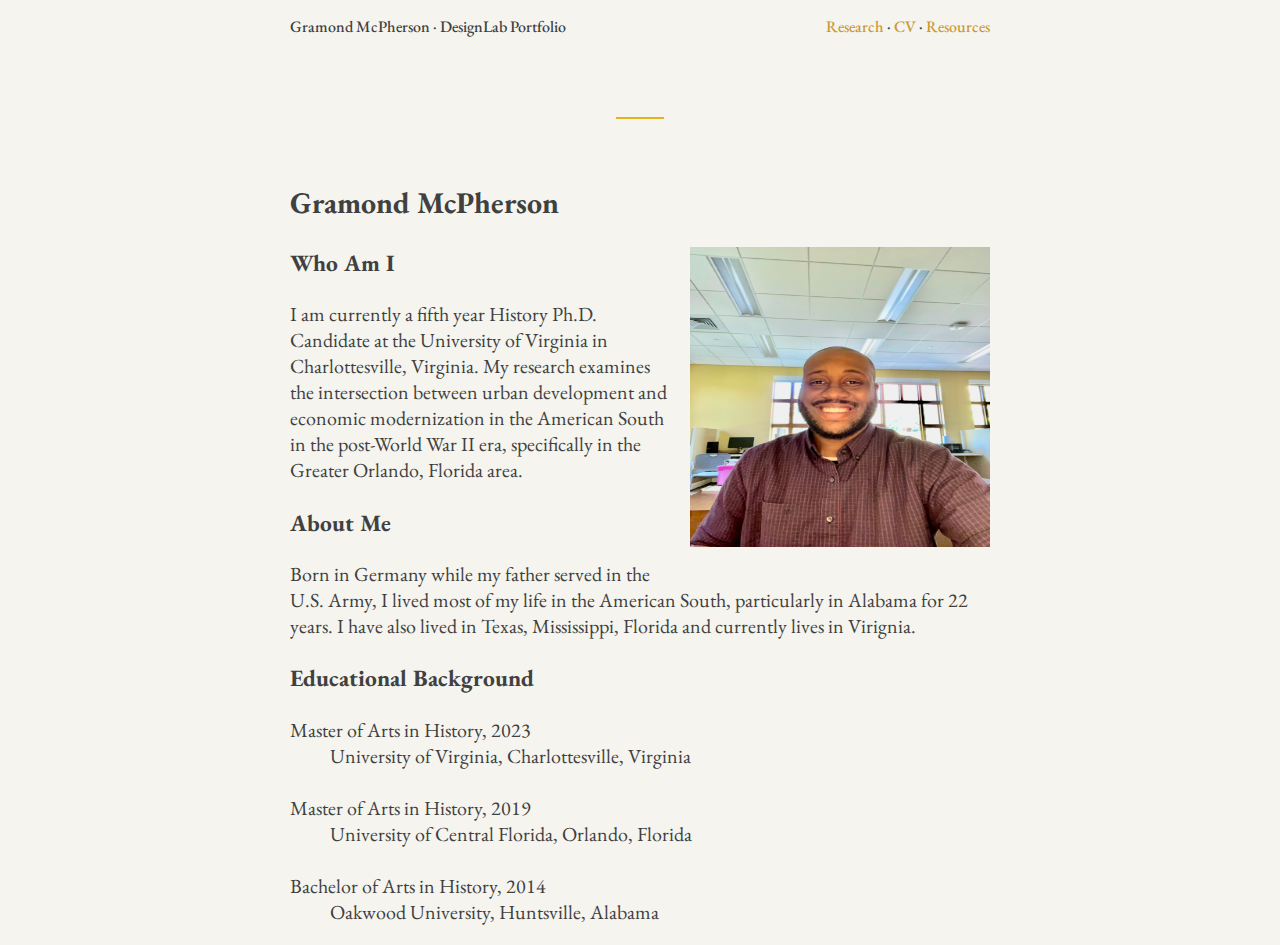
<file: index.html>
<!DOCTYPE html>
<html lang="en">
<head>
    <!--
    Sets the character set to UTF-8.
    https://developer.mozilla.org/en-US/docs/Web/HTML/Element/meta#charset
    -->
    <meta charset="UTF-8">

    <!--
    Sets the viewport to be optimized for mobile.
    https://developer.mozilla.org/en-US/docs/Web/HTML/Viewport_meta_tag
    -->
    <meta name="viewport" content="width=device-width, initial-scale=1.0">

    <!-- Update the title to use your name! -->
    <title>Gramond McPherson · DesignLab Portfolio</title>

    <!-- Add embed code for Google Font. -->
    <link rel="preconnect" href="https://fonts.googleapis.com">
    <link rel="preconnect" href="https://fonts.gstatic.com" crossorigin>
    <link href="https://fonts.googleapis.com/css2?family=EB+Garamond:ital,wght@0,400..800;1,400..800&display=swap" rel="stylesheet">

    <!-- Link to your local stylesheet. -->
    <link rel="stylesheet" href="style.css">
</head>
<body>
    <header role="banner" id="banner">
        <!-- Update the heading to use your name! -->
        <h1>Gramond McPherson · DesignLab Portfolio</h1>
        <nav>
            <a href="/research/">Research</a>
            <a href="/cv/">CV</a>
            <a href="/resources/">Resources</a>
            
        </nav>
    </header>
    <main>
        <!-- -->
        <h2>Gramond McPherson</h2>
        <img style="float: right; margin: 0px 0px 15px 15px;" src="images/selfie.jpeg" alt="Image of Myself" width="300" height="300"/>
        <h3>Who Am I</h3>
        <p>I am currently a fifth year History Ph.D. Candidate at the University of Virginia in Charlottesville, Virginia. My research examines the intersection between urban development and economic modernization in the American South in the post-World War II era, specifically in the Greater Orlando, Florida area.</p>
        
        <h3>About Me</h3>
        <p> Born in Germany while my father served in the U.S. Army, I lived most of my life in the American South, particularly in Alabama for 22 years. I have also lived in Texas, Mississippi, Florida and currently lives in Virignia.</p>
    
        <h3>Educational Background</h3>
        <dl>
            <dt>Master of Arts in History, 2023</dt>
            <dd>University of Virginia, Charlottesville, Virginia</dd>
            <br>
            <dt>Master of Arts in History, 2019</dt>
            <dd>University of Central Florida, Orlando, Florida</dd>
            <br>
            <dt>Bachelor of Arts in History, 2014</dt>
            <dd>Oakwood University, Huntsville, Alabama</dd>
        </dl>

    </main>

</body>
</html>
</file>
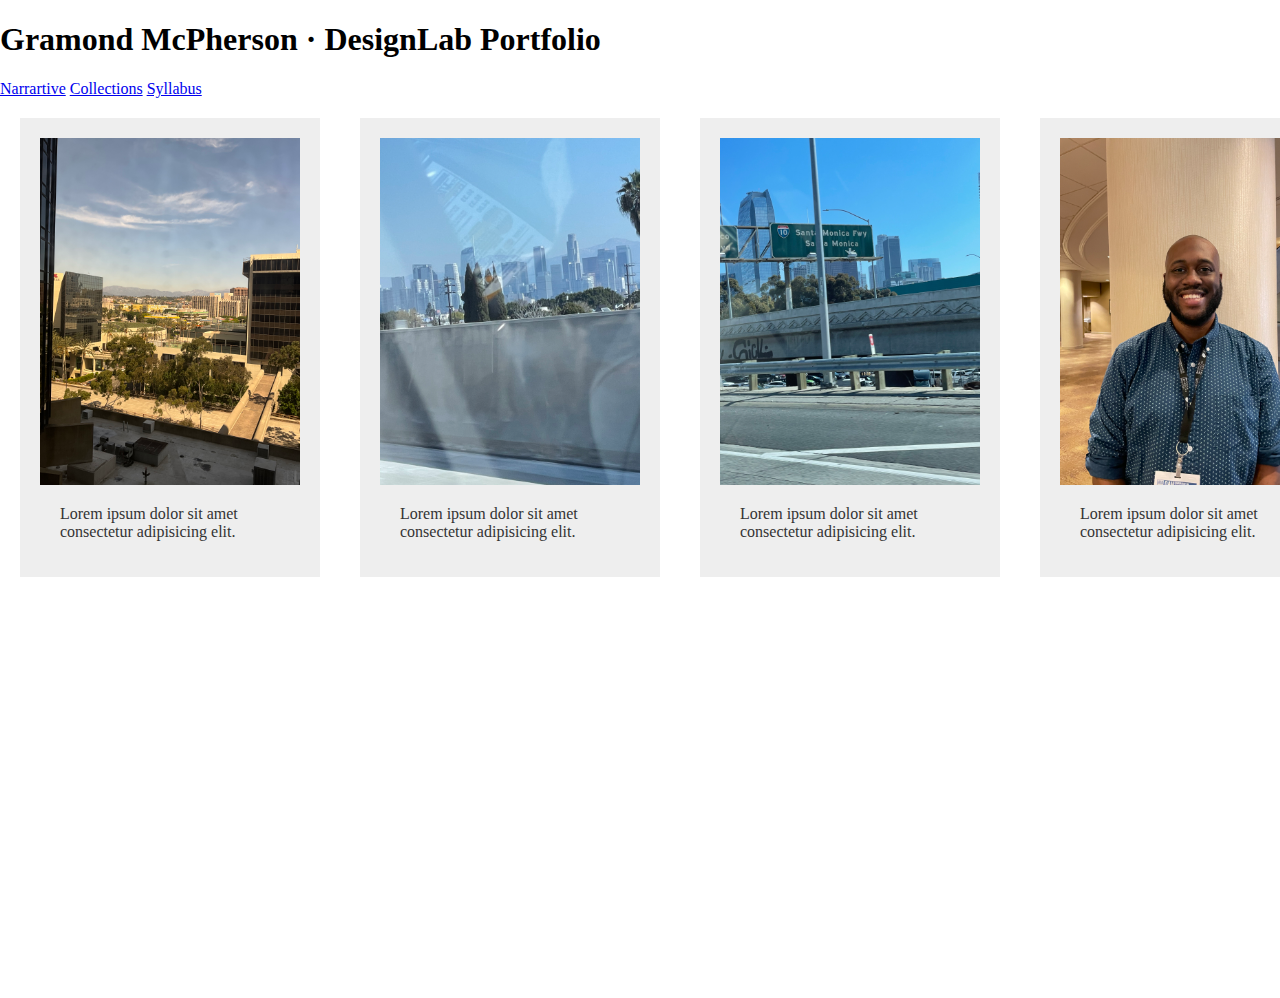
<file: collections/index.html>
<!DOCTYPE html>
<html lang="en">
<head>
    <meta charset="UTF-8">
    <meta name="viewport" content="width=device-width, initial-scale=1.0">
    <title>Collections · Gramond · DesignLab Portfolio</title>
    <link rel="stylesheet" href="collections.css">
</head>
<body>
    <header role="banner" id="banner">
        <!-- Update the heading to use your name! -->
        <h1>Gramond McPherson · DesignLab Portfolio</h1>
        <nav>
            <a href="/narrative/">Narrartive</a>
            <a href="/collections/">Collections</a>
            <a href="/syllabus/">Syllabus</a>
        </nav>
    </header>
    <main>
        <a class="item" href="#">
            <img src="images/IMG_0186.jpeg" alt="">
            <p>Lorem ipsum dolor sit amet consectetur adipisicing elit.</p>
        </a>
        <a class="item" href="#">
            <img src="images/IMG_4989.jpeg" alt="">
            <p>Lorem ipsum dolor sit amet consectetur adipisicing elit.</p>
        </a>
        <a class="item" href="#">
            <img src="images/IMG_4993.jpeg" alt="">
            <p>Lorem ipsum dolor sit amet consectetur adipisicing elit.</p>
        </a>
        <a class="item" href="#">
            <img src="images/IMG_4996.jpeg" alt="">
            <p>Lorem ipsum dolor sit amet consectetur adipisicing elit.</p>
        </a>
        <a class="item" href="#">
            <img src="images/IMG_5001.jpeg" alt="">
            <p>Lorem ipsum dolor sit amet consectetur adipisicing elit.</p>
        </a>
        <a class="item" href="#">
            <img src="images/IMG_4998.jpeg" alt="">
            <p>Lorem ipsum dolor sit amet consectetur adipisicing elit.</p>
        </a>
        <a class="item" href="#">
            <img src="images/IMG_5005.jpeg" alt="">
            <p>Lorem ipsum dolor sit amet consectetur adipisicing elit.</p>
        </a>
        <a class="item" href="#">
            <img src="images/IMG_5007.jpeg" alt="">
            <p>Lorem ipsum dolor sit amet consectetur adipisicing elit.</p>
        </a>
        <a class="item" href="#">
            <img src="images/IMG_5008.jpeg" alt="">
            <p>Lorem ipsum dolor sit amet consectetur adipisicing elit.</p>
        </a>
        <a class="item" href="#">
            <img src="images/IMG_5009.jpeg" alt="">
            <p>Lorem ipsum dolor sit amet consectetur adipisicing elit.</p>
        </a>
    </main>
</body>
</html>
</file>
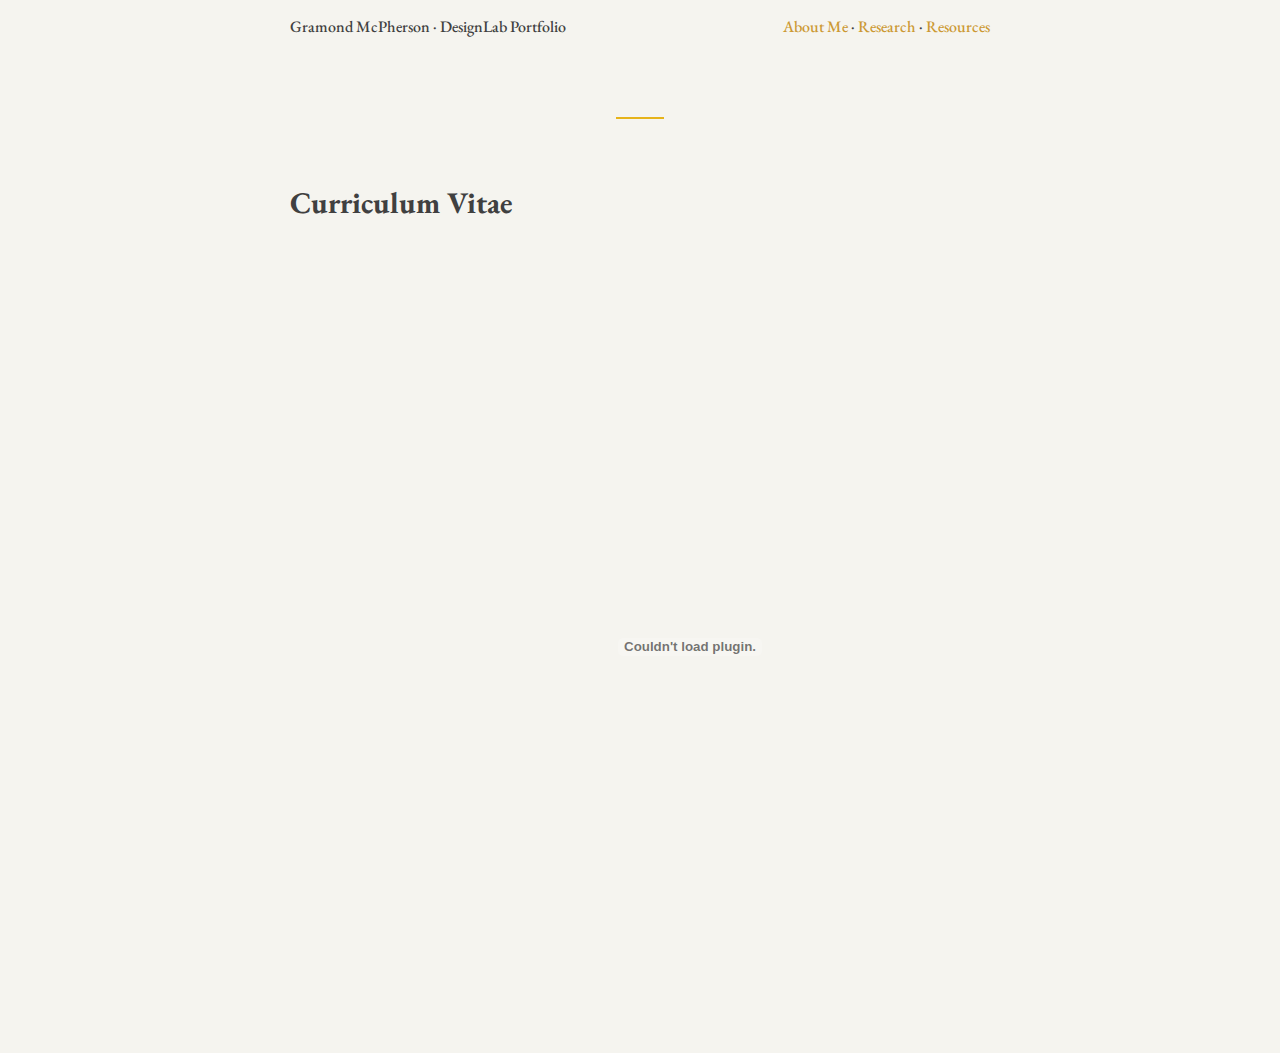
<file: cv/index.html>
<!DOCTYPE html>
<html lang="en">
<head>
    <!--
    Sets the character set to UTF-8.
    https://developer.mozilla.org/en-US/docs/Web/HTML/Element/meta#charset
    -->
    <meta charset="UTF-8">

    <!--
    Sets the viewport to be optimized for mobile.
    https://developer.mozilla.org/en-US/docs/Web/HTML/Viewport_meta_tag
    -->
    <meta name="viewport" content="width=device-width, initial-scale=1.0">

    <!-- Update the title to use your name! -->
    <title>Gramond McPherson · DesignLab Portfolio</title>

    <!-- Add embed code for Google Font. -->
    <link rel="preconnect" href="https://fonts.googleapis.com">
    <link rel="preconnect" href="https://fonts.gstatic.com" crossorigin>
    <link href="https://fonts.googleapis.com/css2?family=EB+Garamond:ital,wght@0,400..800;1,400..800&display=swap" rel="stylesheet">

    <!-- Link to your local stylesheet. -->
    <link rel="stylesheet" href="/style.css">
</head>
<body>
    <header role="banner" id="banner">
        <!-- Update the heading to use your name! -->
        <h1>Gramond McPherson · DesignLab Portfolio</h1>
        <nav>
            <a href="/index.html">About Me</a>
            <a href="/research/">Research</a>
            <a href="/resources/">Resources</a>
        </nav>
    </header>
    <main>
    <h2>Curriculum Vitae</h2>
        <object class="pdf"
        data="mycv.pdf"
        width="800"
        height="800">
    </object>
    </main>
</body>
</html>
</file>
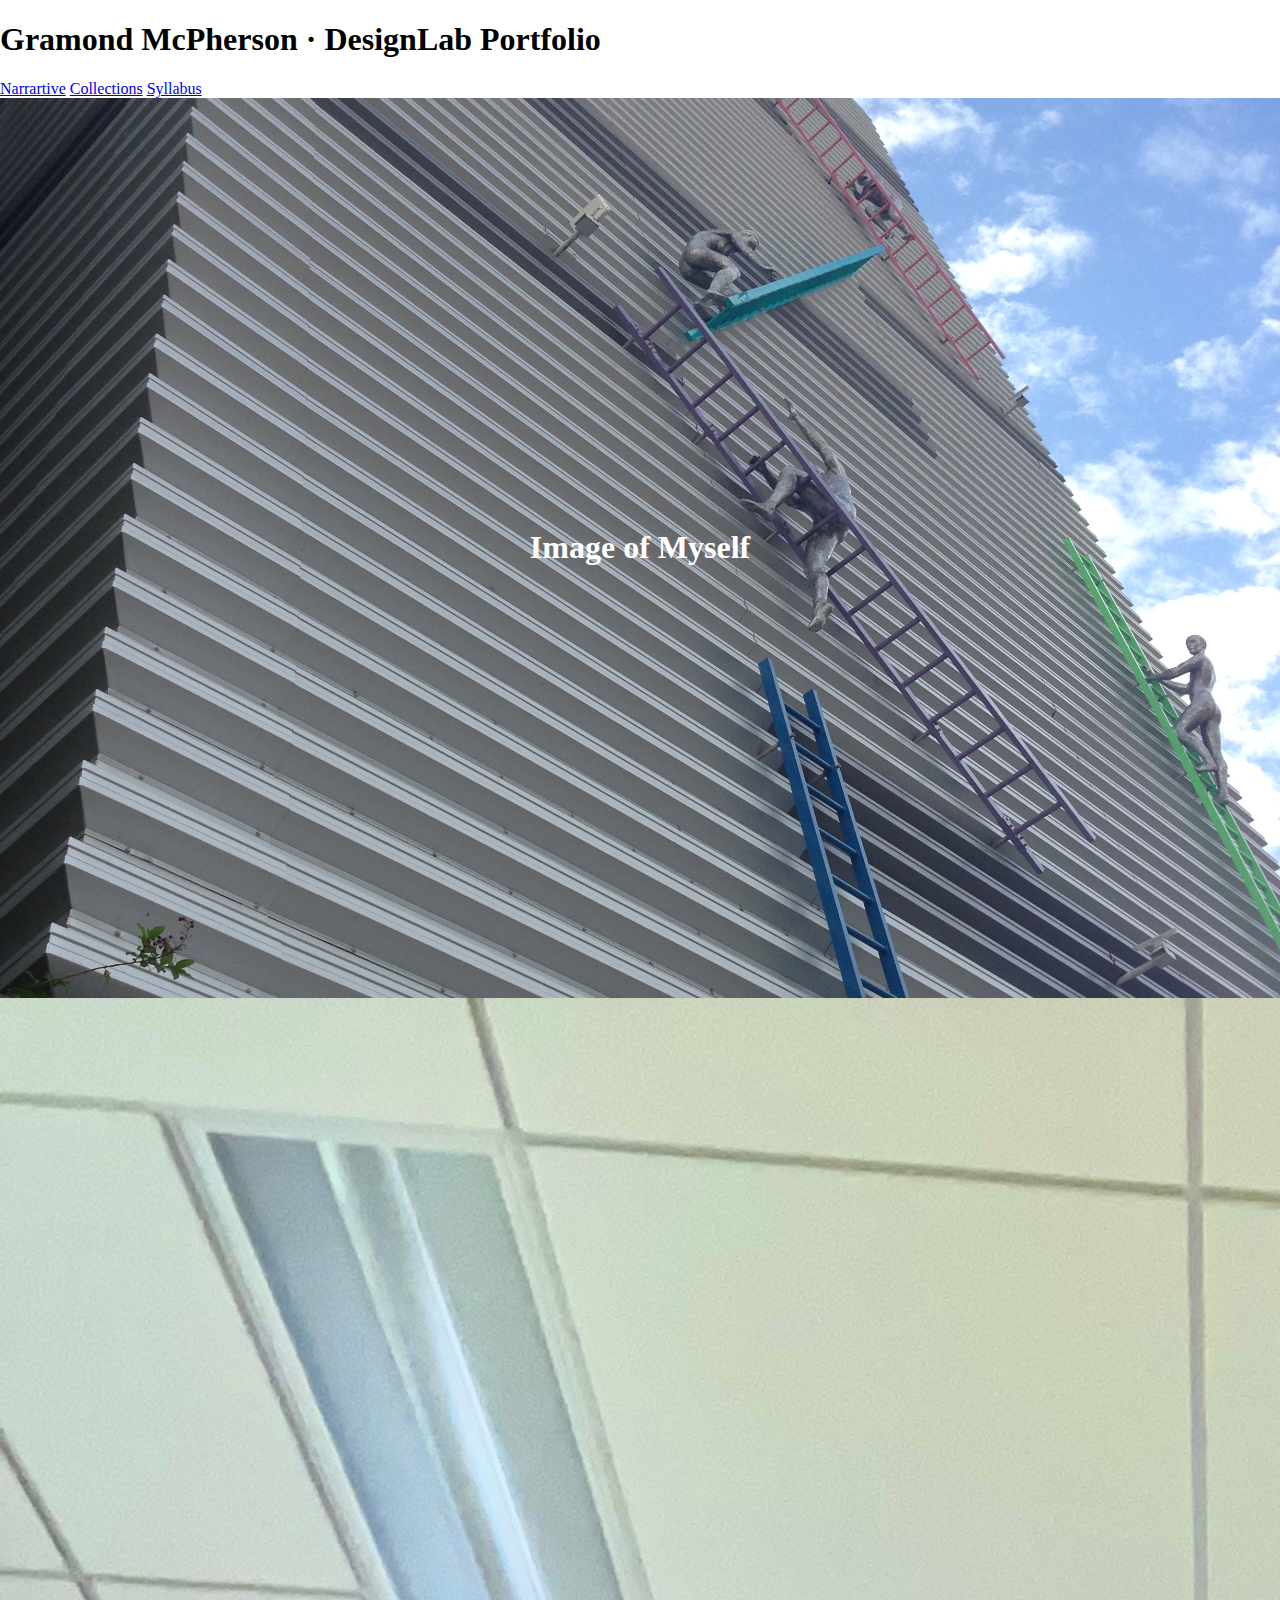
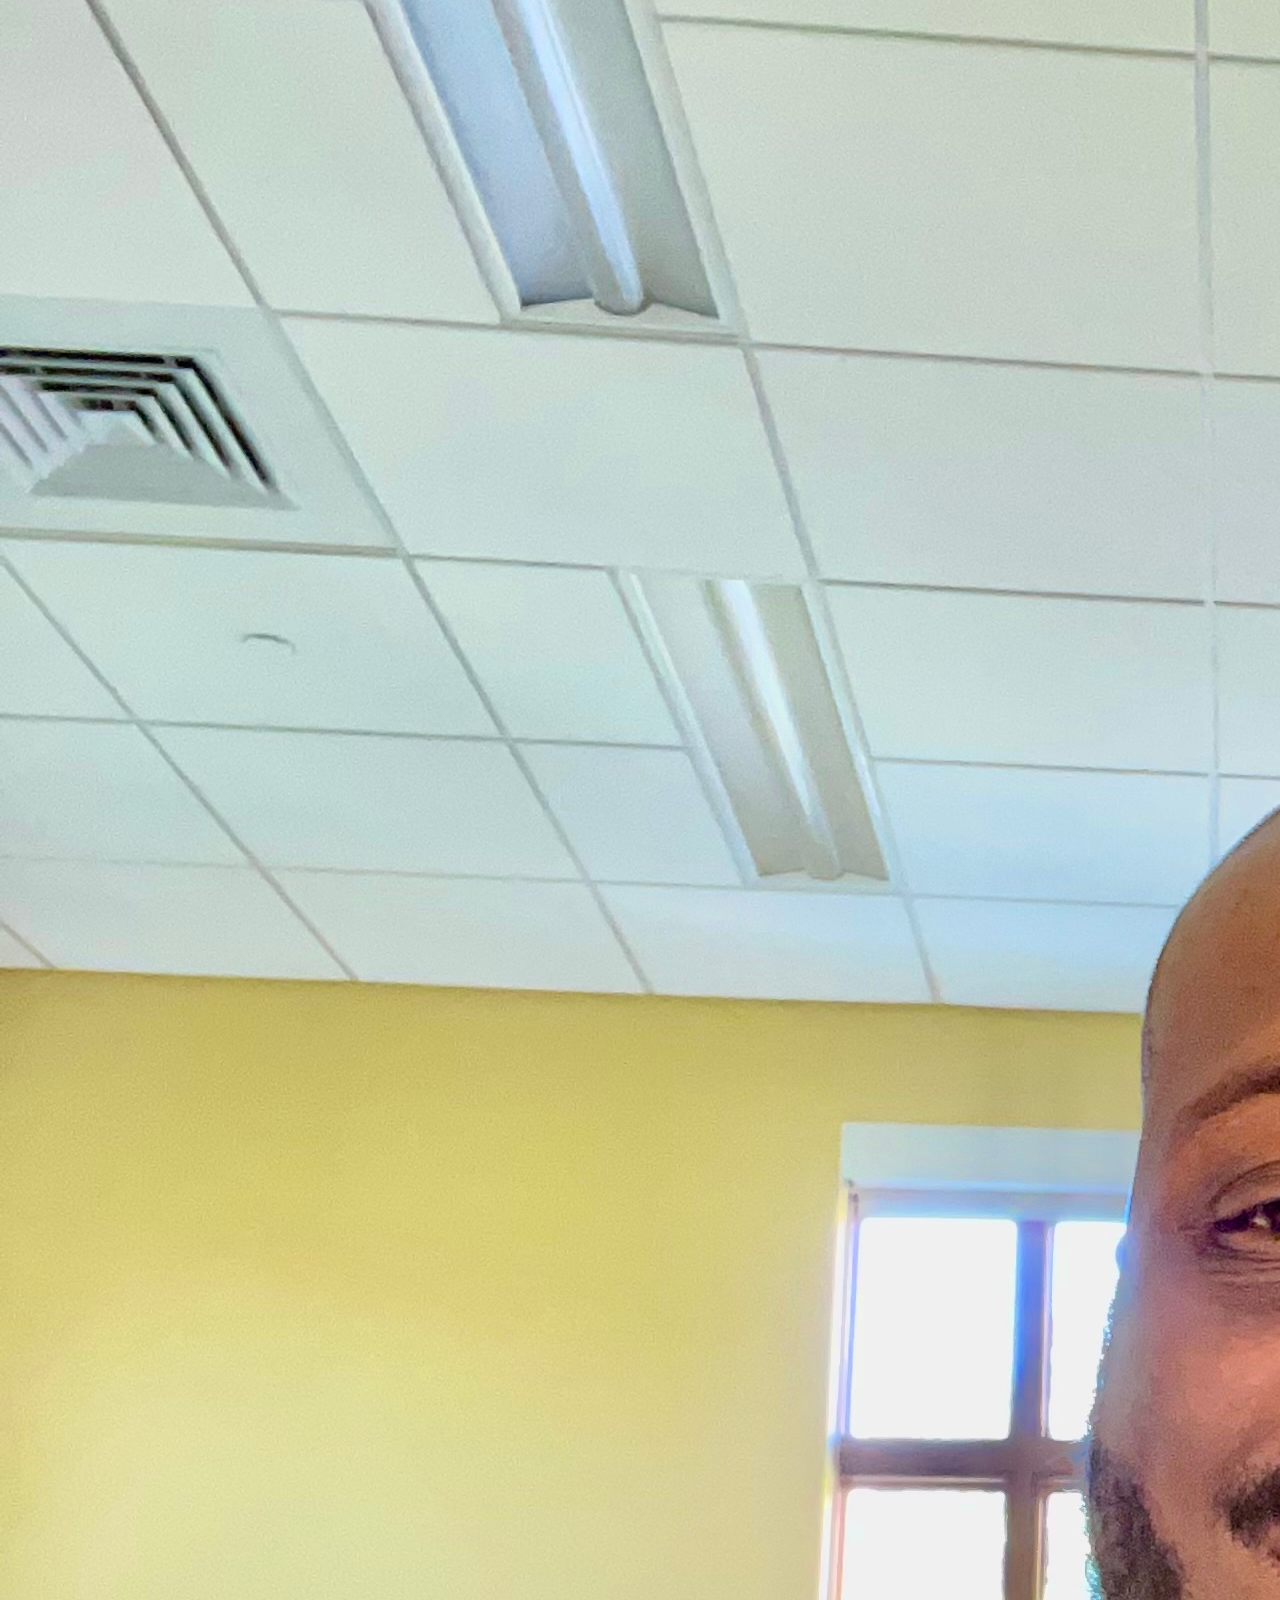
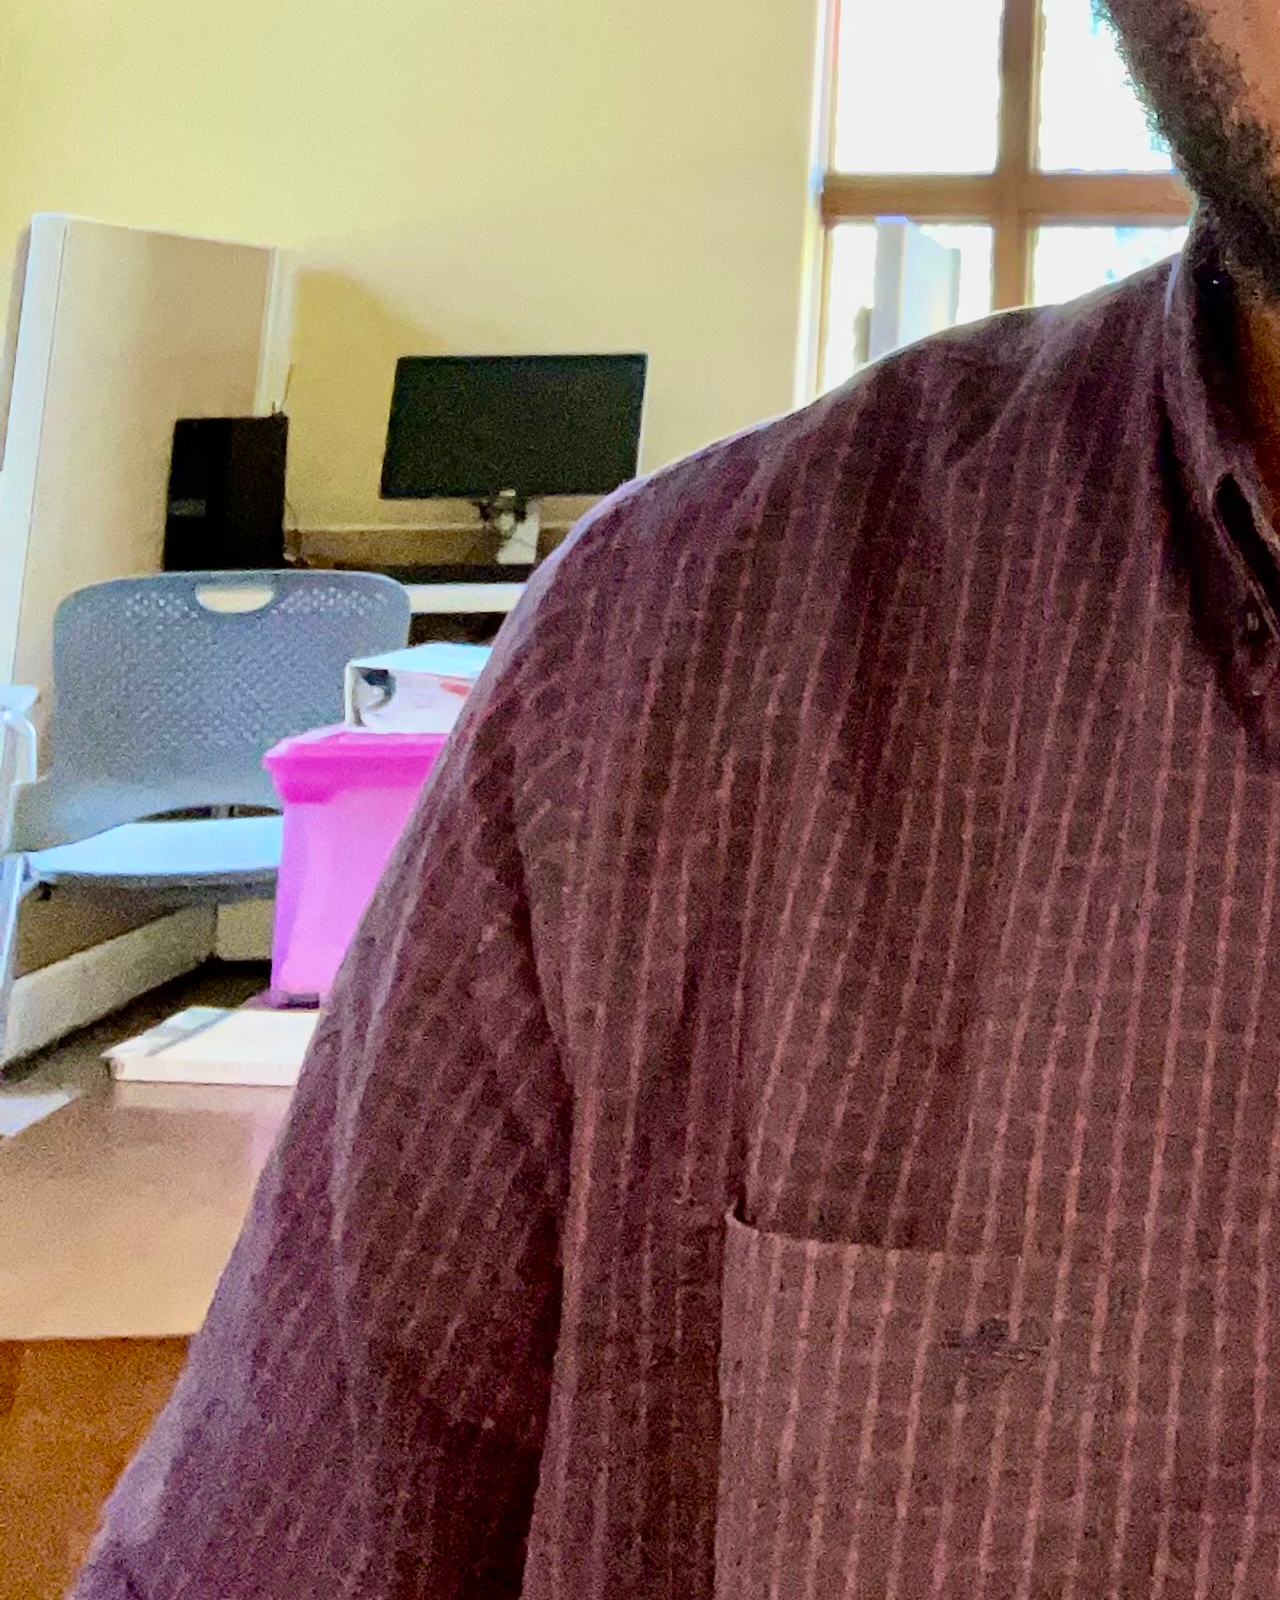
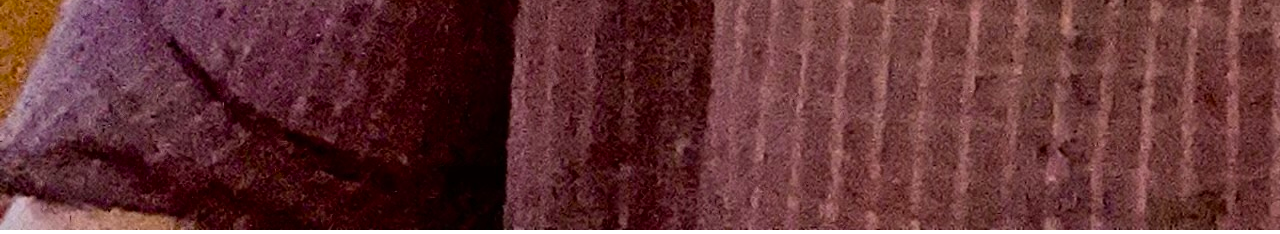
<file: narrative-exercise/index.html>
<!DOCTYPE html>
<html lang="en">
<head>
    <meta charset="UTF-8">
    <meta name="viewport" content="width=device-width, initial-scale=1.0">
    <title>Narrative · Gramond McPherson · DesignLab Portfolio</title>
    <link rel="stylesheet" href="narrative.css">
</head>
<body>
    <header role="banner" id="banner">
        <!-- Update the heading to use your name! -->
        <h1>Gramond McPherson · DesignLab Portfolio</h1>
        <nav>
            <a href="/narrative/">Narrartive</a>
            <a href="/collections/">Collections</a>
            <a href="/syllabus/">Syllabus</a>
        </nav>
    </header>
    <main>
        <section id="introduction">
            <h1>Image of Myself</h1>
        </section>
        <section id="about">
            <img src="images/profileimage.jpg" alt="Image of Me">
        </section>
    </main>
</body>
</html>
</file>
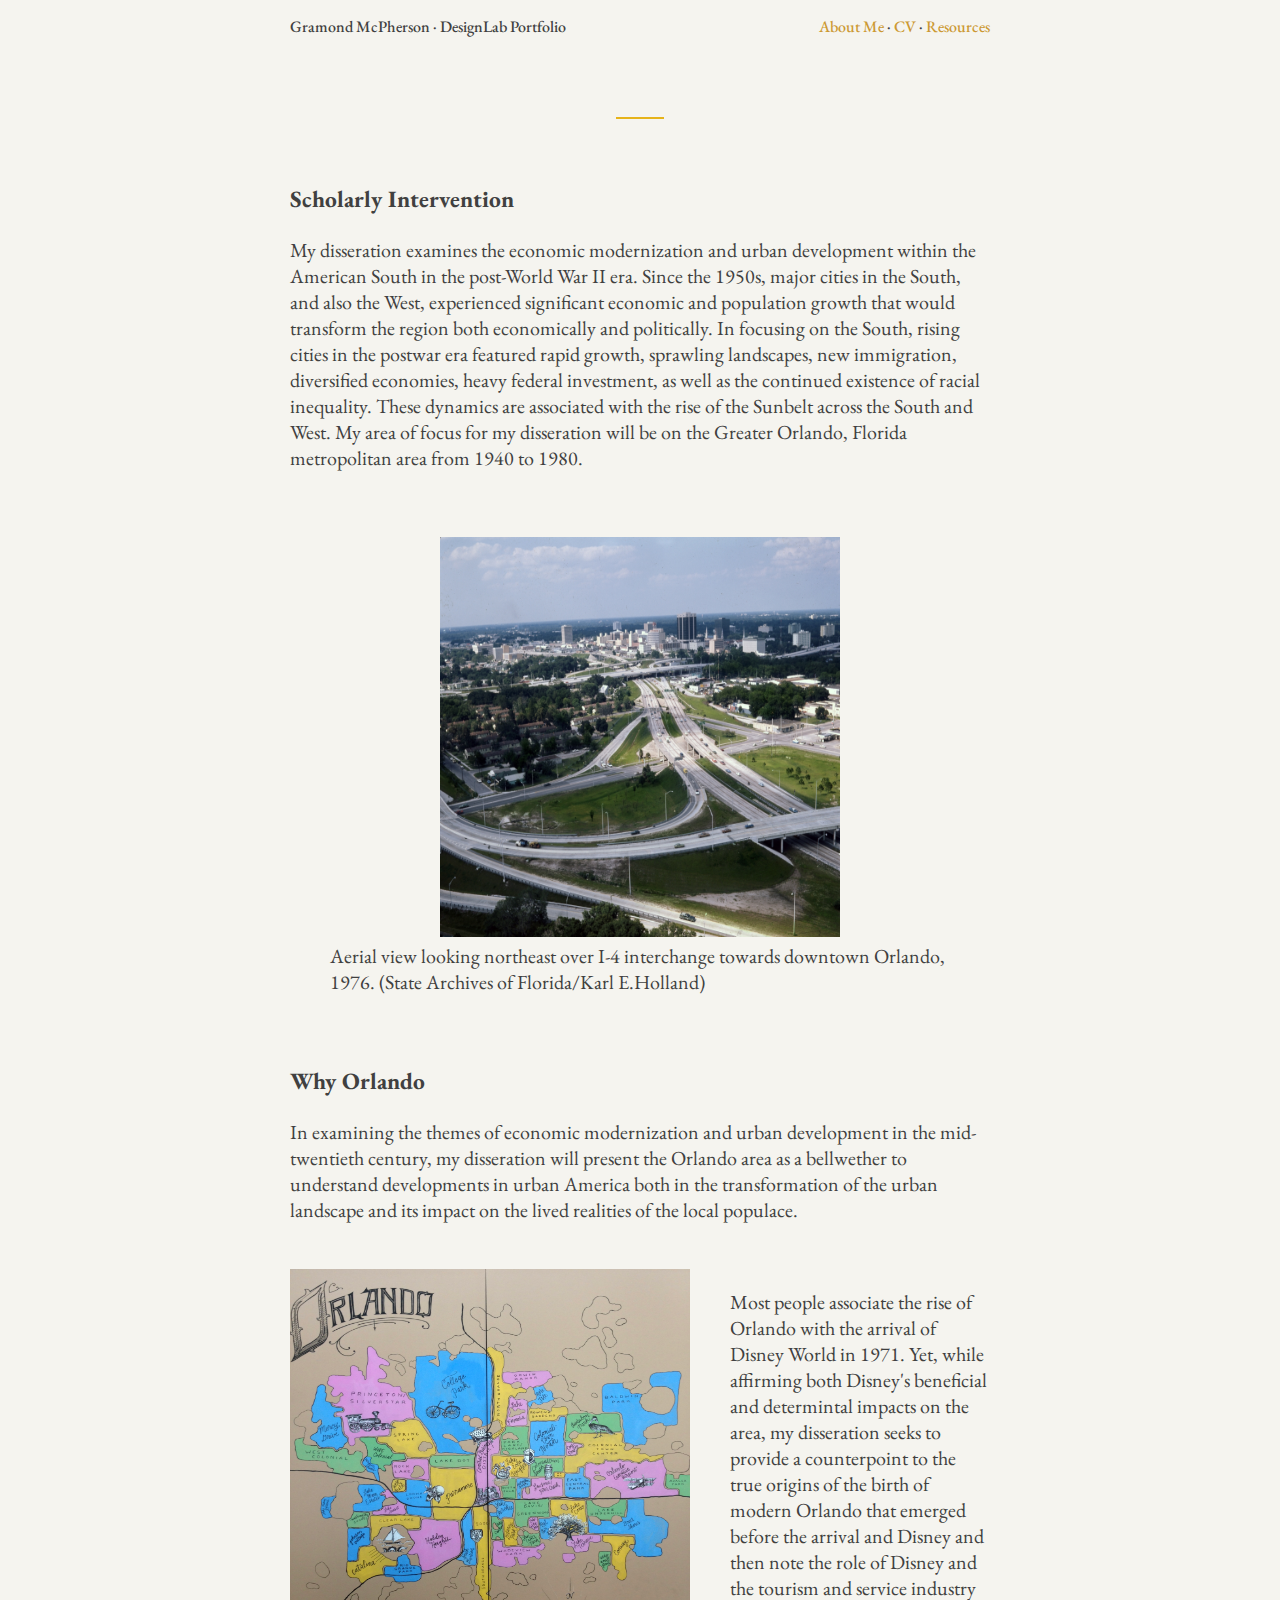
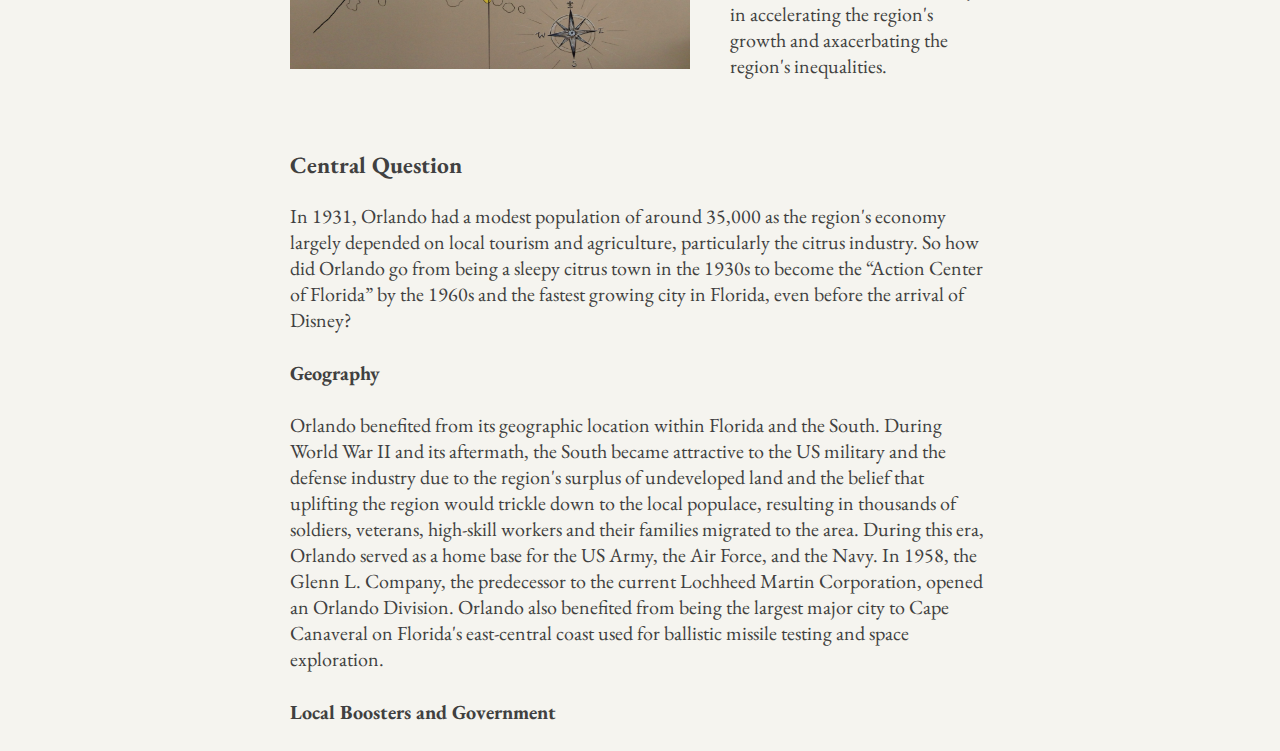
<file: research/index.html>
<!DOCTYPE html>
<html lang="en">
<head>
        <!--
    Sets the character set to UTF-8.
    https://developer.mozilla.org/en-US/docs/Web/HTML/Element/meta#charset
    -->
    <meta charset="UTF-8">

    <!--
    Sets the viewport to be optimized for mobile.
    https://developer.mozilla.org/en-US/docs/Web/HTML/Viewport_meta_tag
    -->
    <meta name="viewport" content="width=device-width, initial-scale=1.0">

    <!-- Update the title to use your name! -->
    <title>Gramond McPherson · DesignLab Portfolio</title>

    <!-- Add embed code for Google Font. -->
    <link rel="preconnect" href="https://fonts.googleapis.com">
    <link rel="preconnect" href="https://fonts.gstatic.com" crossorigin>
    <link href="https://fonts.googleapis.com/css2?family=EB+Garamond:ital,wght@0,400..800;1,400..800&display=swap" rel="stylesheet">

    <!-- Link to your local stylesheet. -->
    <link rel="stylesheet" href="/style.css" />
</head>
<body>
    <header role="banner" id="banner">
        <!-- Update the heading to use your name! -->
        <h1>Gramond McPherson · DesignLab Portfolio</h1>
        <nav>
            <a href="/index.html">About Me</a>
            <a href="/cv/">CV</a>
            <a href="/resources/">Resources</a>
            
        </nav>
    </header>
    <main>
        <h3>Scholarly Intervention</h3>
        <p>My disseration examines the economic modernization and urban development within the American South in the post-World War II era. Since the 1950s, major cities in the South, and also the West, experienced significant economic and population growth that would transform the region both economically and politically. In focusing on the South, rising cities in the postwar era featured rapid growth, sprawling landscapes, new immigration, diversified economies, heavy federal investment, as well as the continued existence of racial inequality. These dynamics are associated with the rise of the Sunbelt across the South and West. My area of focus for my disseration will be on the Greater Orlando, Florida metropolitan area from 1940 to 1980. </p>
       <br>
        <figure>
            <center><img src="orlando1976.jpg" alt="image of roadway in Orlando in 1976" width="400" height="400"></center>
            <figcaption>Aerial view looking northeast over I-4 interchange towards downtown Orlando, 1976. (State Archives of Florida/Karl E.Holland)</figcaption>
            </figure>
        <br>
        <h3>Why Orlando</h3>
        <p>In examining the themes of economic modernization and urban development in the mid-twentieth century, my disseration will present the Orlando area as a bellwether to understand developments in urban America both in the transformation of the urban landscape and its impact on the lived realities of the local populace.</p>
        <br>
        <div>
            <img style="float: left; margin: 0px 40px 0px 0px;" src="orlandomap.jpeg" alt="map of Orlando" width="400" height="400"/>
        </div>
        <p>Most people associate the rise of Orlando with the arrival of Disney World in 1971. Yet, while affirming both Disney's beneficial and determintal impacts on the area, my disseration seeks to provide a counterpoint to the true origins of the birth of modern Orlando that emerged before the arrival and Disney and then note the role of Disney and the tourism and service industry in accelerating the region's growth and axacerbating the region's inequalities.</p>
        <br>
        <h3>Central Question</h3>
        <p>In 1931, Orlando had a modest population of around 35,000 as the region's economy largely depended on local tourism and agriculture, particularly the citrus industry. So how did Orlando go from being a sleepy citrus town in the 1930s to become the “Action Center of Florida” by the 1960s and the fastest growing city in Florida, even before the arrival of Disney?</p>
        <h4>Geography</h4>
        <p>Orlando benefited from its geographic location within Florida and the South. During World War II and its aftermath, the South became attractive to the US military and the defense industry due to the region's surplus of undeveloped land and the belief that uplifting the region would trickle down to the local populace, resulting in thousands of soldiers, veterans, high-skill workers and their families migrated to the area. During this era, Orlando served as a home base for the US Army, the Air Force, and the Navy. In 1958, the Glenn L. Company, the predecessor to the current Lochheed Martin Corporation, opened an Orlando Division. Orlando also benefited from being the largest major city to Cape Canaveral on Florida's east-central coast used for ballistic missile testing and space exploration.</p>
        <h4>Local Boosters and Government</h4>
      
    </main>
</body>
</html>
</file>
<file: style.css>
:root {
    --defaultColor: #404040;
    --scaler: 50vw;
    --highlightColor: hsl(40, 60%, 50%);
    --backgroundColor:hsl(50, 25%, 95%);
}
* {
    box-sizing: border-box;
}

html,body {
    margin:0;
    padding:0;
}

body {
    background: var(--backgroundColor);
    color: var(--defaultColor);
    font-family: "EB Garamond", serif;
    font-size: 20px;
    max-width: 700px;
    margin: 0 auto;
}

/*

Clickable links, or anchors, have five separate pseudoclasses to style. It's
useful to make these distinct for usability and accessibility.

:link    - The default style
:visited - Styles applied if the value of the `href` attribute is present in
           a users browse history.
:hover   - Applied when a reader moves the mouse cursor over the link.
:focus   - Applied when a reader uses keyboard navigation (e.g. tab) to select
           the link.
:active  - Applied once a user clicks or activates a link.

*/
a:link,
a:visited {
    color: var(--highlightColor);
    text-decoration:none;
}
a:hover,
a:focus {
    color: var(--defaultColor);
}
a:active {

}

a {
    margin:0;
}

a+a:before {
    content: " · ";
    color: var(--defaultColor);
    display:inline;
}

#banner {
    display:flex;
    flex-direction: row;
    flex-wrap: nowrap;
    justify-content: space-between;
    padding: 1rem 0;
}

#banner h1,
#banner nav {
    font-weight: 500;
    font-size: 1rem;
    margin:0;
}

main:before {
    display:block;
    background: #e6b31a;
    width: 3rem;
    height: 0.125rem;
    margin: 4rem auto;
    content: '';
}
</file>
<file: collections/collections.css>
* {
    box-sizing: border-box;
}

html,
body {
    margin:0;
    padding:0;
}

img {
    max-width: 100%;
    width: auto;
    height: auto;
}

main {
    display: flex;
    flex-direction: column;
    flex-wrap: wrap;
    height: 900px;
}

.item {
    width: 300px;
    background-color: #eeeeee;
    padding: 20px;
    margin: 20px;
    color: #333;
    text-decoration:none;
    transition: background-color 400ms linear;

}

.item:link,
.item:visited {

}

.item:hover,
.item:focus {
    background-color: aqua;
}

.item:active {

}

.item p {
   margin-left: 20px;
   margin-right: 20px;
}
</file>
<file: narrative-exercise/narrative.css>
* {
    box-sizing: border-box; 
}

html,body {
    margin:0;
    padding:0;
}

#introduction {
    background-color: aqua;
    background-image: url(images/climbingimage.jpg);
    background-repeat: no-repeat;
    background-size: cover;
    background-position: center center;
    min-height: 100vh; 
    color: white;
    display: flex; 
    flex-direction: row;
    justify-content: center;
    align-items: center;

}
</file>
